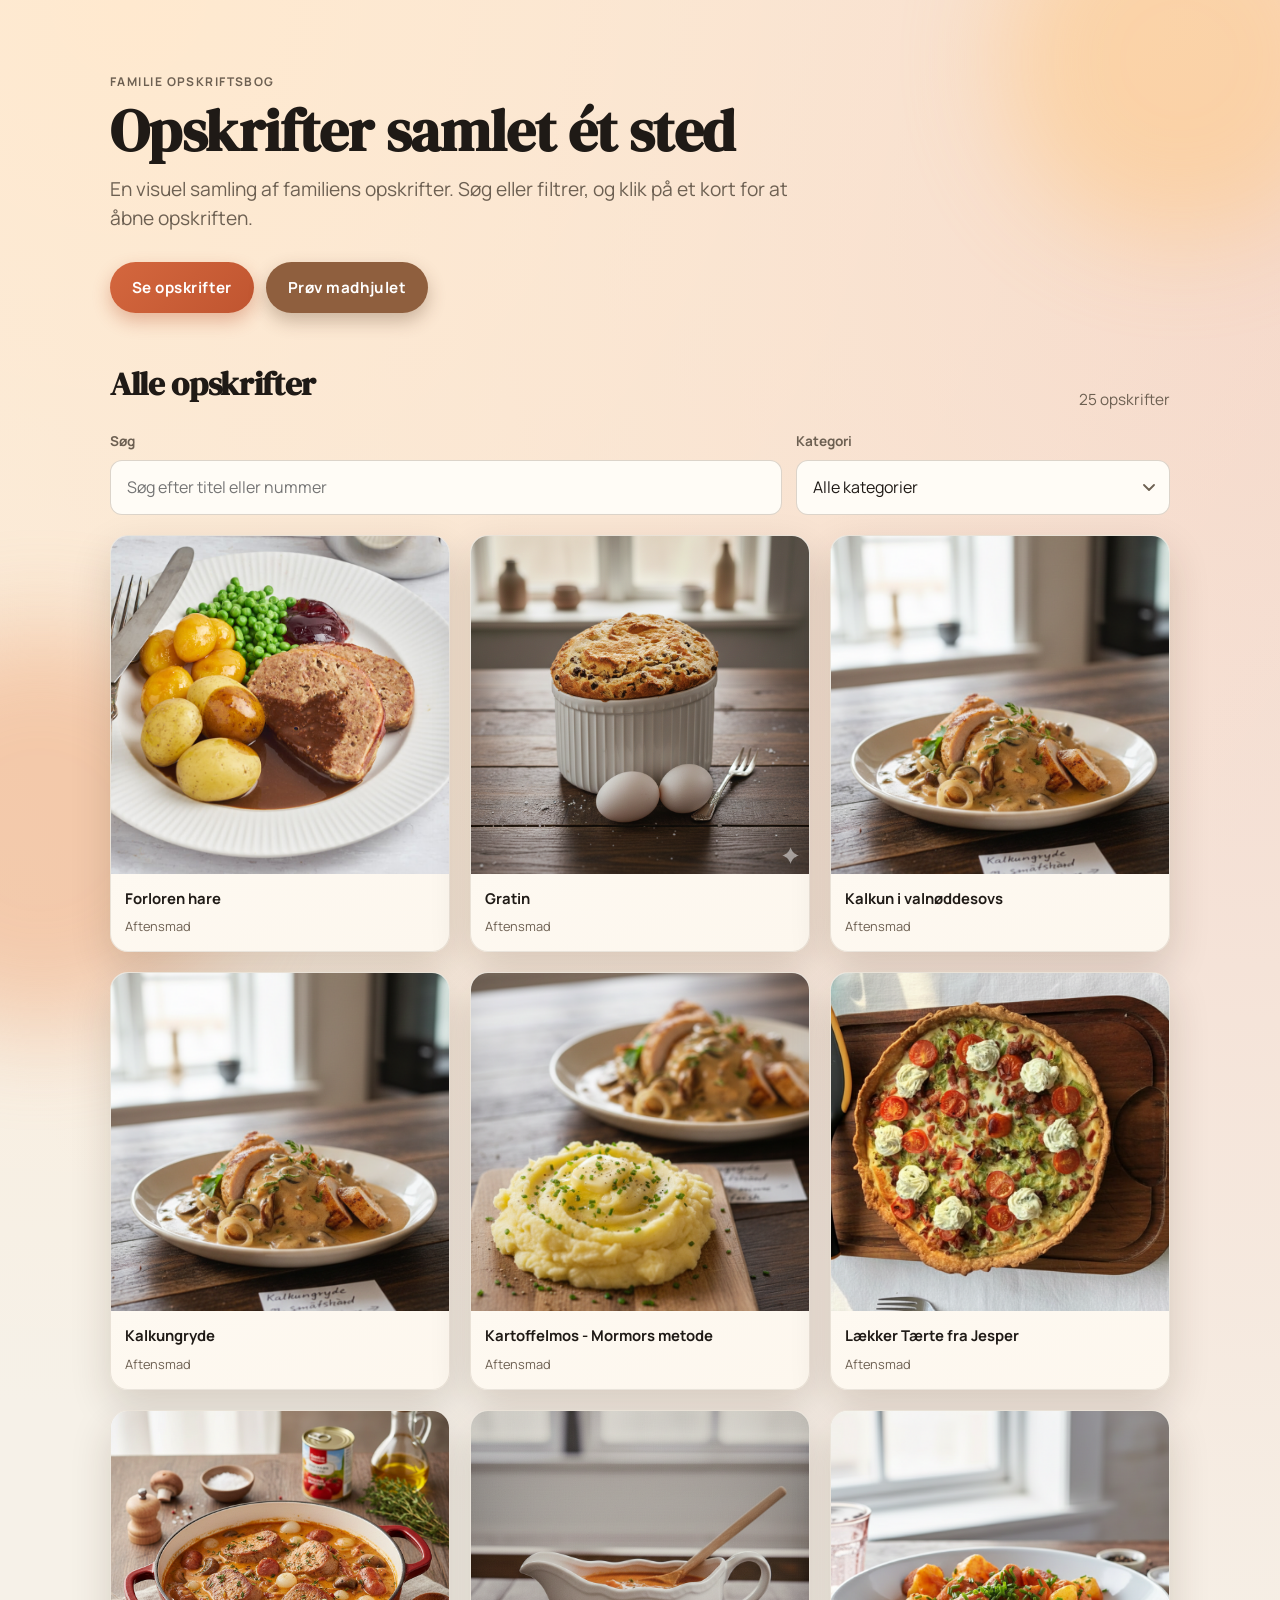
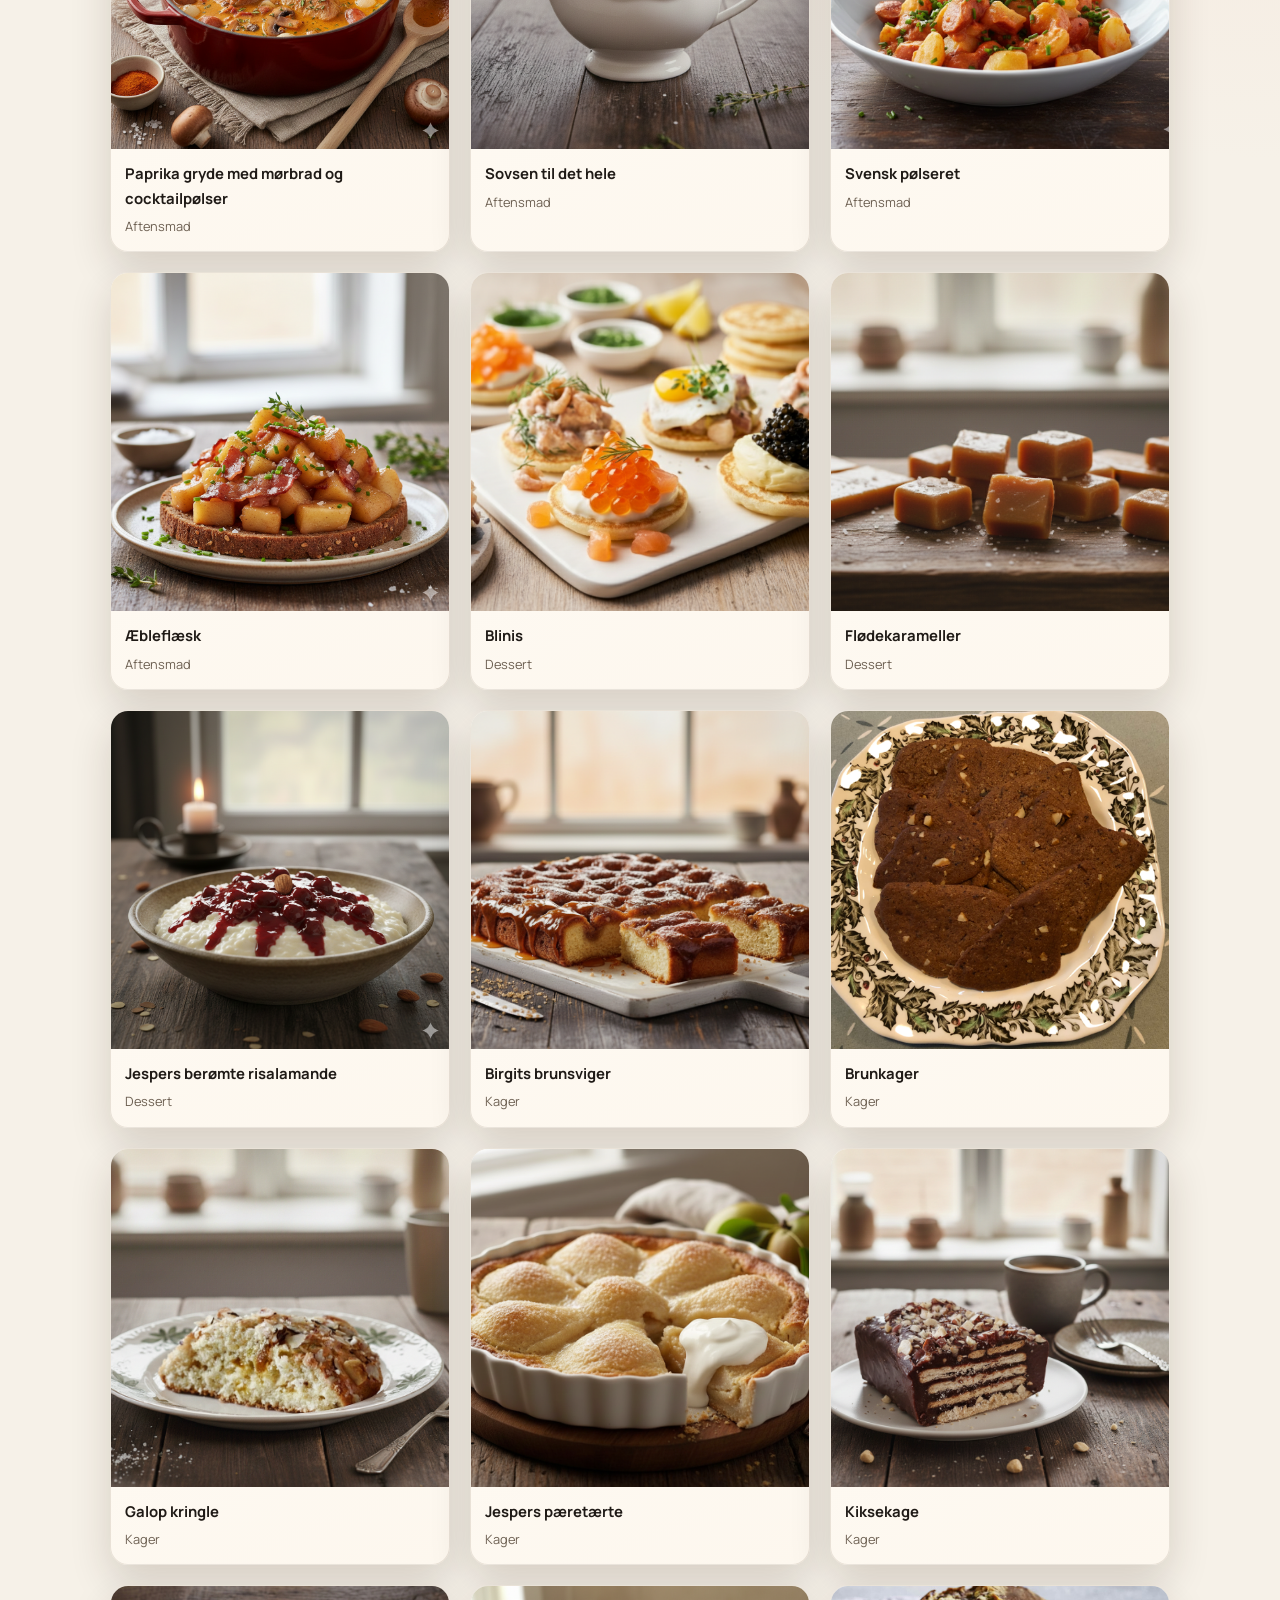
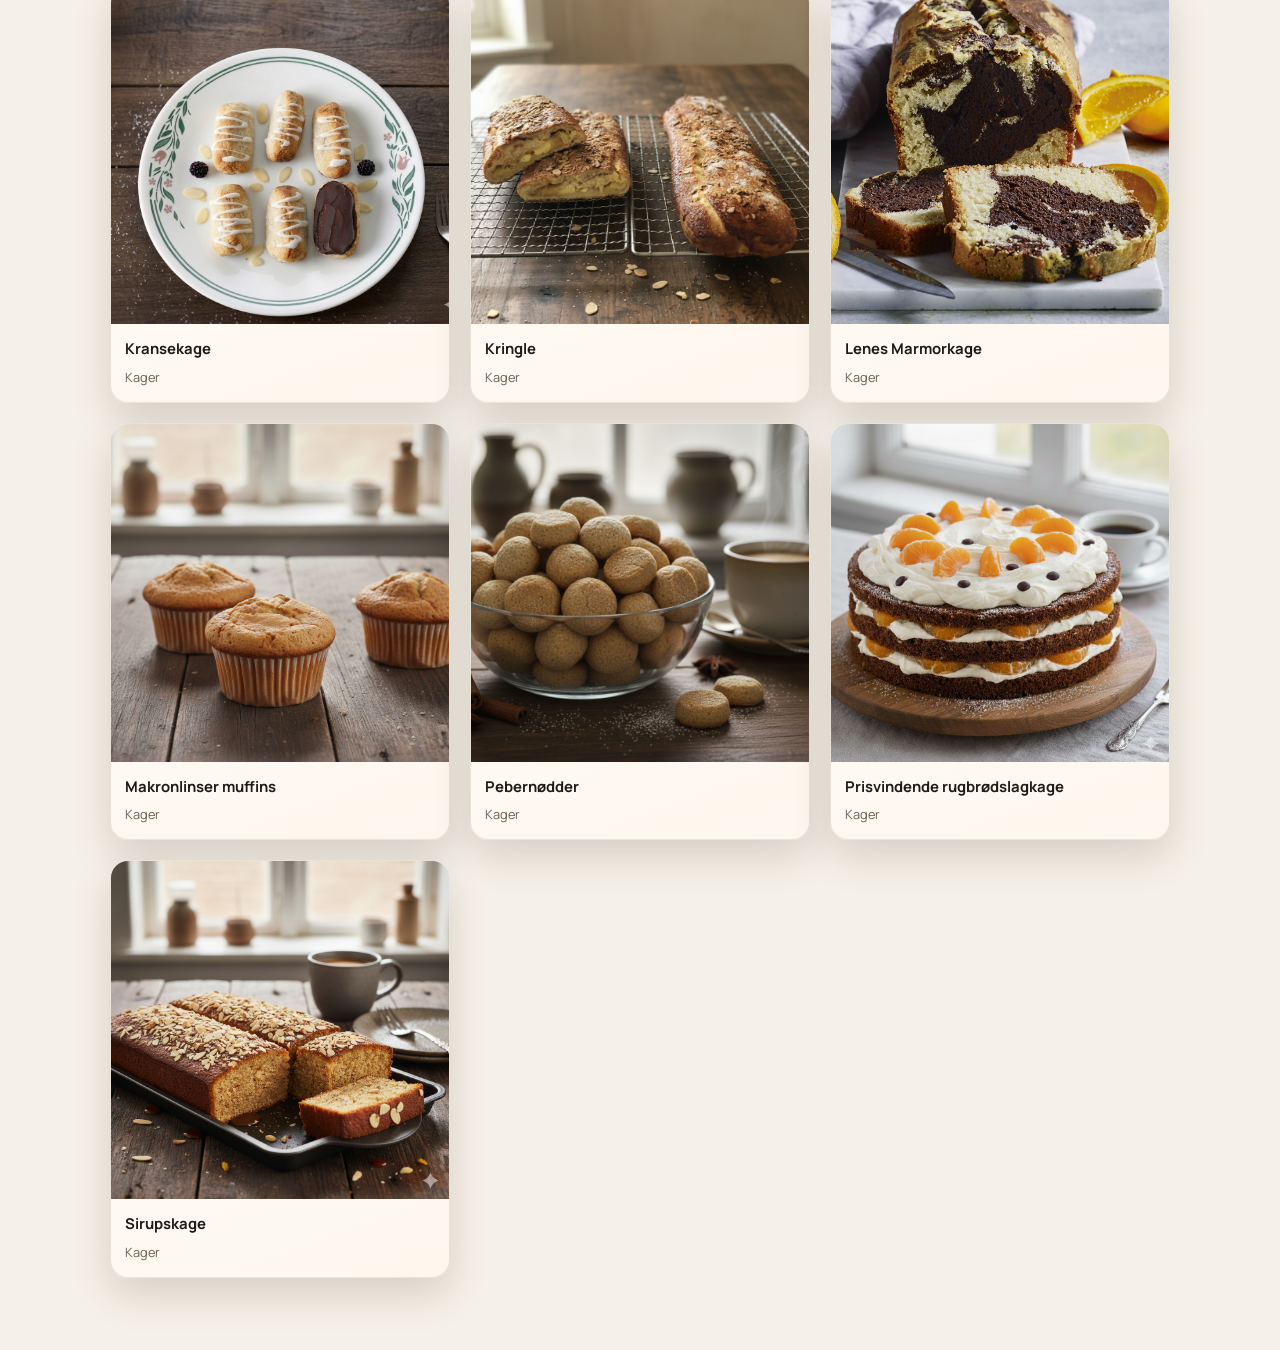
<file: index.html>
﻿<!doctype html>
<html lang="da">
<head>
  <meta charset="UTF-8" />
  <meta name="viewport" content="width=device-width, initial-scale=1.0" />
  <title>Familie Opskrifter</title>
  <link rel="preconnect" href="https://fonts.googleapis.com">
  <link rel="preconnect" href="https://fonts.gstatic.com" crossorigin>
  <link href="https://fonts.googleapis.com/css2?family=DM+Serif+Display:ital@0;1&family=Manrope:wght@400;600;700&display=swap" rel="stylesheet">
  <link rel="stylesheet" href="./styles.css" />
</head>
<body>
  <div class="bg-shape bg-shape-one" aria-hidden="true"></div>
  <div class="bg-shape bg-shape-two" aria-hidden="true"></div>

  <header class="hero">
    <p class="kicker">Familie Opskriftsbog</p>
    <h1>Opskrifter samlet ét sted</h1>
    <p class="lead">En visuel samling af familiens opskrifter. Søg eller filtrer, og klik på et kort for at åbne opskriften.</p>
    <div class="hero-actions">
      <a class="cta" href="./index.html">Se opskrifter</a>
      <a class="cta cta-secondary" href="./wheel.html">Prøv madhjulet</a>
    </div>
  </header>

  <main id="recipes" class="content">
    <section class="section-head">
      <h2>Alle opskrifter</h2>
      <p id="resultCount">0 opskrifter</p>
    </section>

    <section class="controls" aria-label="Filtre">
      <label class="control search-wrap">
        <span>Søg</span>
        <input id="searchInput" type="search" placeholder="Søg efter titel eller nummer" autocomplete="off" />
      </label>

      <label class="control filter-wrap">
        <span>Kategori</span>
        <select id="categoryFilter"></select>
      </label>
    </section>

    <section id="recipeGrid" class="grid" aria-live="polite"></section>
    <p id="loadError" class="empty" hidden>Kunne ikke indlæse opskrifter lige nu.</p>
    <p id="emptyState" class="empty" hidden>Ingen opskrifter matcher dine filtre.</p>
  </main>

  <script src="./data/recipes.js"></script>
  <script>
    let recipes = [];

    const searchInput = document.getElementById("searchInput");
    const categoryFilter = document.getElementById("categoryFilter");
    const recipeGrid = document.getElementById("recipeGrid");
    const resultCount = document.getElementById("resultCount");
    const emptyState = document.getElementById("emptyState");
    const loadError = document.getElementById("loadError");

    const categoryLabelMap = {
      dinner: "Aftensmad",
      desserts: "Dessert",
      cakes: "Kager",
      uncategorized: "Uncategorized"
    };

    function categoryLabel(category) {
      return categoryLabelMap[category] || category;
    }

    function buildCategoryOptions() {
      const categories = [...new Set(recipes.map((recipe) => recipe.category).filter(Boolean))]
        .sort((a, b) => a.localeCompare(b, "da"));

      categoryFilter.textContent = "";
      const allOption = document.createElement("option");
      allOption.value = "";
      allOption.textContent = "Alle kategorier";
      categoryFilter.appendChild(allOption);

      categories.forEach((category) => {
        const option = document.createElement("option");
        option.value = category;
        option.textContent = categoryLabel(category);
        categoryFilter.appendChild(option);
      });
    }

    function renderRecipes() {
      const query = searchInput.value.trim().toLowerCase();
      const category = categoryFilter.value;

      const filtered = recipes.filter((recipe) => {
        const text = `${recipe.title} ${recipe.id}`.toLowerCase();
        const matchQuery = !query || text.includes(query);
        const matchCategory = !category || recipe.category === category;
        return matchQuery && matchCategory;
      });

      recipeGrid.textContent = "";

      filtered.forEach((recipe) => {
        const link = document.createElement("a");
        link.className = "card";
        link.href = `./recipe.html?id=${encodeURIComponent(recipe.id)}`;

        const img = document.createElement("img");
        img.src = recipe.image;
        img.alt = recipe.title;
        img.loading = "lazy";

        const title = document.createElement("span");
        title.textContent = recipe.title;

        const small = document.createElement("small");
        small.textContent = categoryLabel(recipe.category);

        link.appendChild(img);
        link.appendChild(title);
        link.appendChild(small);
        recipeGrid.appendChild(link);
      });

      resultCount.textContent = `${filtered.length} opskrifter`;
      emptyState.hidden = filtered.length > 0;
    }

    async function loadRecipes() {
      if (Array.isArray(window.__RECIPES__)) {
        return window.__RECIPES__;
      }

      const response = await fetch("./data/recipes.json", { cache: "no-store" });
      if (!response.ok) {
        throw new Error(`Failed to load recipe data (${response.status})`);
      }
      return response.json();
    }

    async function init() {
      try {
        recipes = await loadRecipes();
        loadError.hidden = true;
      } catch (error) {
        console.error(error);
        recipes = [];
        loadError.hidden = false;
      }

      buildCategoryOptions();
      renderRecipes();
    }

    searchInput.addEventListener("input", renderRecipes);
    categoryFilter.addEventListener("change", renderRecipes);
    init();
  </script>
</body>
</html>
</file>
<file: styles.css>
﻿:root {
  --bg: #f6f1e8;
  --surface: #fffcf6;
  --ink: #1f1a16;
  --muted: #6d6052;
  --accent: #cb5f37;
  --accent-2: #f0c274;
  --ring: rgba(203, 95, 55, 0.35);
  --radius: 18px;
  --shadow: 0 16px 40px rgba(48, 31, 14, 0.16);
}

html {
  scroll-behavior: smooth;
}

* {
  box-sizing: border-box;
}

body {
  margin: 0;
  font-family: "Manrope", "Segoe UI", sans-serif;
  color: var(--ink);
  line-height: 1.65;
  text-rendering: optimizeLegibility;
  font-feature-settings: "kern" 1, "liga" 1;
  background:
    radial-gradient(circle at 10% 0%, #ffe9cf 0%, transparent 30%),
    radial-gradient(circle at 100% 5%, #f4d6c9 0%, transparent 34%),
    var(--bg);
  min-height: 100vh;
}

.bg-shape {
  position: fixed;
  border-radius: 999px;
  filter: blur(50px);
  z-index: -1;
  opacity: 0.45;
}

.bg-shape-one {
  width: 360px;
  height: 360px;
  top: -120px;
  right: -80px;
  background: #ffc57a;
}

.bg-shape-two {
  width: 400px;
  height: 400px;
  left: -160px;
  bottom: -130px;
  background: #ec9f6f;
}

.hero {
  max-width: 1100px;
  margin: 0 auto;
  padding: 72px 20px 44px;
}

.kicker {
  text-transform: uppercase;
  letter-spacing: 0.12em;
  font-size: 0.75rem;
  margin: 0;
  color: var(--muted);
  font-weight: 700;
}

h1 {
  margin: 10px 0 14px;
  font-family: "DM Serif Display", Georgia, serif;
  font-size: clamp(2.1rem, 4.5vw, 4rem);
  line-height: 1.02;
  letter-spacing: -0.01em;
  max-width: 760px;
}

.lead {
  margin: 0;
  max-width: 680px;
  color: var(--muted);
  font-size: clamp(1rem, 1.8vw, 1.2rem);
  line-height: 1.55;
}

.cta {
  display: inline-block;
  margin-top: 28px;
  padding: 13px 22px;
  border-radius: 999px;
  color: #fff;
  background: linear-gradient(135deg, #d4673e, #c05530);
  text-decoration: none;
  font-weight: 700;
  font-size: 0.95rem;
  letter-spacing: 0.03em;
  box-shadow: 0 8px 18px rgba(181, 70, 31, 0.33);
  transition: transform 0.2s ease, box-shadow 0.2s ease;
}

.cta:hover {
  transform: translateY(-2px);
  box-shadow: 0 12px 22px rgba(181, 70, 31, 0.4);
}

.hero-actions {
  display: flex;
  flex-wrap: wrap;
  gap: 12px;
  margin-top: 28px;
}

.hero-actions .cta {
  margin-top: 0;
}

.cta-secondary {
  background: #8f5f3e;
  box-shadow: 0 8px 18px rgba(90, 56, 34, 0.3);
}

.cta-secondary:hover {
  box-shadow: 0 12px 22px rgba(90, 56, 34, 0.36);
}

.content {
  max-width: 1100px;
  margin: 0 auto 72px;
  padding: 0 20px;
}

.section-head {
  display: flex;
  justify-content: space-between;
  align-items: end;
  gap: 16px;
  margin-bottom: 18px;
}

h2 {
  margin: 0;
  font-family: "DM Serif Display", Georgia, serif;
  font-size: clamp(1.5rem, 2.6vw, 2.4rem);
  letter-spacing: -0.01em;
}

.section-head p {
  margin: 0;
  color: var(--muted);
  font-size: 0.96rem;
}

.controls {
  display: grid;
  grid-template-columns: 1.8fr 1fr;
  gap: 14px;
  margin: 0 0 20px;
}

.control {
  display: grid;
  gap: 8px;
}

.control span {
  font-weight: 700;
  font-size: 0.85rem;
  color: var(--muted);
}

.control input,
.control select {
  width: 100%;
  border: 1px solid rgba(95, 68, 45, 0.22);
  background: var(--surface);
  border-radius: 12px;
  padding: 13px 16px;
  font: inherit;
  color: var(--ink);
  outline: none;
  transition: border-color 0.2s ease, box-shadow 0.2s ease;
}

.control select {
  appearance: none;
  background-image: url("data:image/svg+xml,%3Csvg xmlns='http://www.w3.org/2000/svg' width='12' height='8' viewBox='0 0 12 8'%3E%3Cpath d='M1 1l5 5 5-5' stroke='%236d6052' stroke-width='1.8' fill='none' stroke-linecap='round' stroke-linejoin='round'/%3E%3C/svg%3E");
  background-repeat: no-repeat;
  background-position: right 14px center;
  padding-right: 38px;
}

.control input:focus,
.control select:focus {
  border-color: var(--accent);
  box-shadow: 0 0 0 4px var(--ring);
}

.grid {
  display: grid;
  grid-template-columns: repeat(auto-fill, minmax(260px, 1fr));
  gap: 20px;
}

.card {
  display: block;
  background: linear-gradient(160deg, #fffcf6 0%, #fdf7ee 100%);
  border-radius: var(--radius);
  text-decoration: none;
  color: inherit;
  overflow: hidden;
  border: 1px solid rgba(95, 68, 45, 0.12);
  box-shadow: var(--shadow);
  transition: transform 0.24s ease, box-shadow 0.24s ease, border-color 0.24s ease;
}

.card:hover {
  transform: translateY(-4px);
  box-shadow: 0 22px 48px rgba(42, 25, 10, 0.22), inset 0 1px 0 rgba(255, 255, 255, 0.8);
  border-color: var(--ring);
}

.card img {
  display: block;
  width: 100%;
  aspect-ratio: 1 / 1;
  object-fit: cover;
  background: #e4d7c8;
  transition: transform 0.4s ease;
}

.card:hover img {
  transform: scale(1.04);
}

.card span {
  display: block;
  padding: 12px 14px 6px;
  font-weight: 700;
  font-size: 0.93rem;
}

.card small {
  display: block;
  color: var(--muted);
  font-size: 0.8rem;
  padding: 0 14px 14px;
}

.empty {
  margin-top: 14px;
  color: var(--muted);
}

@media (max-width: 680px) {
  .hero {
    padding-top: 52px;
  }

  .section-head {
    flex-direction: column;
    align-items: start;
  }

  .controls {
    grid-template-columns: 1fr;
  }

  .grid {
    grid-template-columns: repeat(2, minmax(0, 1fr));
  }
}
.recipe-page {
  max-width: 1180px;
  margin: 0 auto;
  padding: 46px 20px 72px;
}

.back-link {
  display: inline-flex;
  align-items: center;
  gap: 6px;
  margin-bottom: 24px;
  color: var(--muted);
  text-decoration: none;
  font-weight: 600;
  font-size: 0.92rem;
  transition: color 0.2s ease, gap 0.2s ease;
}

.back-link::before {
  content: "←";
  font-size: 1em;
  transition: transform 0.2s ease;
}

.back-link:hover {
  color: var(--ink);
}

.back-link:hover::before {
  transform: translateX(-3px);
}

.recipe-layout {
  display: grid;
  grid-template-columns: minmax(300px, 520px) 1fr;
  gap: 34px;
  align-items: start;
}

.recipe-media img {
  display: block;
  width: 100%;
  border-radius: 24px;
  box-shadow: var(--shadow);
  border: 1px solid rgba(95, 68, 45, 0.12);
}

.recipe-content {
  background: var(--surface);
  border: 1px solid rgba(95, 68, 45, 0.12);
  border-top: 3px solid var(--accent);
  box-shadow: var(--shadow);
  border-radius: 20px;
  padding: 32px 36px;
}

.detail-kicker {
  margin: 0;
  text-transform: uppercase;
  letter-spacing: 0.11em;
  font-size: 0.75rem;
  color: var(--muted);
  font-weight: 700;
}

.detail-title {
  margin: 8px 0 10px;
  font-family: "DM Serif Display", Georgia, serif;
  font-size: clamp(2rem, 4vw, 3.2rem);
  line-height: 1.05;
}

.detail-description {
  margin: 0;
  color: var(--muted);
}

.detail-meta {
  margin: 14px 0 22px;
  font-weight: 700;
}

.detail-block h2 {
  margin: 0 0 10px;
  font-size: 1.2rem;
  font-family: "DM Serif Display", Georgia, serif;
}

.detail-block + .detail-block {
  margin-top: 18px;
}

.detail-block ul,
.detail-block ol {
  margin: 0;
  padding-left: 20px;
  display: grid;
  gap: 8px;
}

.detail-block ol {
  list-style: none;
  padding-left: 0;
  counter-reset: method-counter;
}

.detail-block ol li {
  counter-increment: method-counter;
  padding-left: 28px;
  position: relative;
}

.detail-block ol li::before {
  content: counter(method-counter) ".";
  position: absolute;
  left: 0;
  color: var(--muted);
  font-weight: 700;
  font-size: 0.88rem;
  top: 0.15em;
}

.detail-block ol li.method-label,
.detail-block ul li.method-label {
  list-style: none;
  margin-left: 0;
  padding-left: 0;
  font-weight: 700;
  margin-top: 6px;
  counter-increment: none;
}

.detail-block ol li.method-label::before {
  display: none;
}

.recipe-missing {
  background: var(--surface);
  border: 1px solid rgba(95, 68, 45, 0.12);
  box-shadow: var(--shadow);
  border-radius: 20px;
  padding: 28px;
}

.recipe-missing h1 {
  margin-top: 0;
}

@media (max-width: 980px) {
  .recipe-layout {
    grid-template-columns: 1fr;
  }
}

.wheel-page {
  max-width: 1100px;
  margin: 0 auto;
  padding: 48px 20px 72px;
}

.wheel-head {
  margin-bottom: 24px;
}

.wheel-controls {
  display: grid;
  grid-template-columns: 1fr auto;
  gap: 14px;
  align-items: end;
  max-width: 760px;
}

.spin-btn {
  min-width: 130px;
  margin-top: 0;
  border: 0;
  cursor: pointer;
  font: inherit;
}

.spin-btn:disabled {
  opacity: 0.55;
  cursor: not-allowed;
  transform: none;
  box-shadow: 0 8px 18px rgba(181, 70, 31, 0.22);
}

.wheel-message {
  margin: 12px 0 18px;
  min-height: 1.2em;
}

.wheel-stage {
  position: relative;
  margin: 0 auto;
  width: min(86vw, 560px);
  aspect-ratio: 1 / 1;
}

.wheel {
  position: relative;
  width: 100%;
  height: 100%;
  border-radius: 999px;
  border: 10px solid #fff3e0;
  box-shadow: 0 20px 40px rgba(49, 30, 12, 0.22);
  display: grid;
  place-items: center;
  font-family: "DM Serif Display", Georgia, serif;
  font-size: 3rem;
  color: #53392a;
}

.wheel-svg {
  width: 100%;
  height: 100%;
  display: block;
  border-radius: 999px;
  overflow: hidden;
}

.wheel-pointer {
  position: absolute;
  left: 50%;
  transform: translateX(-50%);
  top: -8px;
  width: 0;
  height: 0;
  border-left: 17px solid transparent;
  border-right: 17px solid transparent;
  border-top: 34px solid #1f1a16;
  z-index: 3;
  filter: drop-shadow(0 2px 3px rgba(0, 0, 0, 0.28));
}

.winner-card {
  margin-top: 28px;
  display: grid;
  grid-template-columns: 220px 1fr;
  gap: 18px;
  background: var(--surface);
  border: 1px solid rgba(95, 68, 45, 0.12);
  border-radius: 20px;
  box-shadow: var(--shadow);
  overflow: hidden;
}

.winner-card img {
  width: 100%;
  height: 100%;
  object-fit: cover;
  min-height: 220px;
}

.winner-info {
  padding: 18px 20px 20px 0;
}

.winner-info h2 {
  margin: 8px 0 8px;
}

.winner-meta {
  margin: 0 0 16px;
  color: var(--muted);
}

@media (max-width: 780px) {
  .wheel-controls {
    grid-template-columns: 1fr;
  }

  .spin-btn {
    width: fit-content;
  }

  .winner-card {
    grid-template-columns: 1fr;
  }

  .winner-card img {
    max-height: 280px;
  }

  .winner-info {
    padding: 14px 16px 18px;
  }
}
</file>
